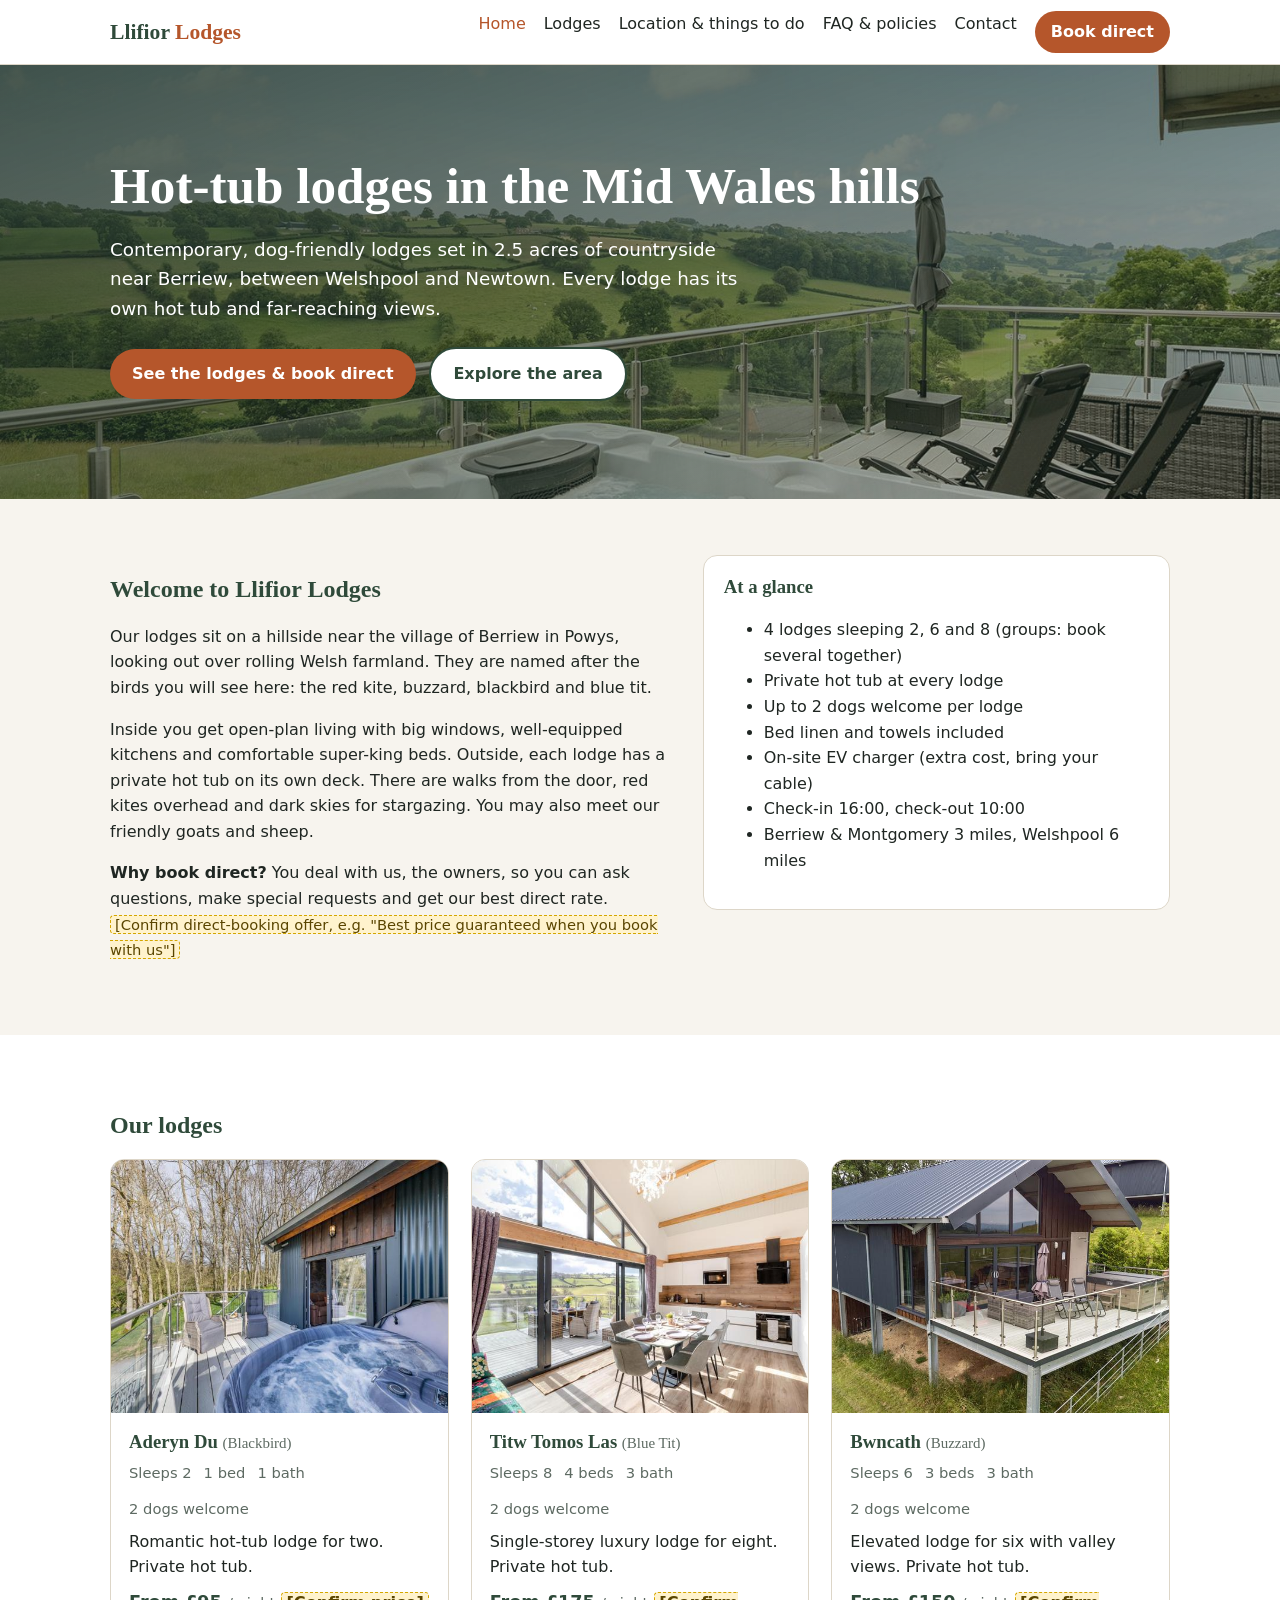
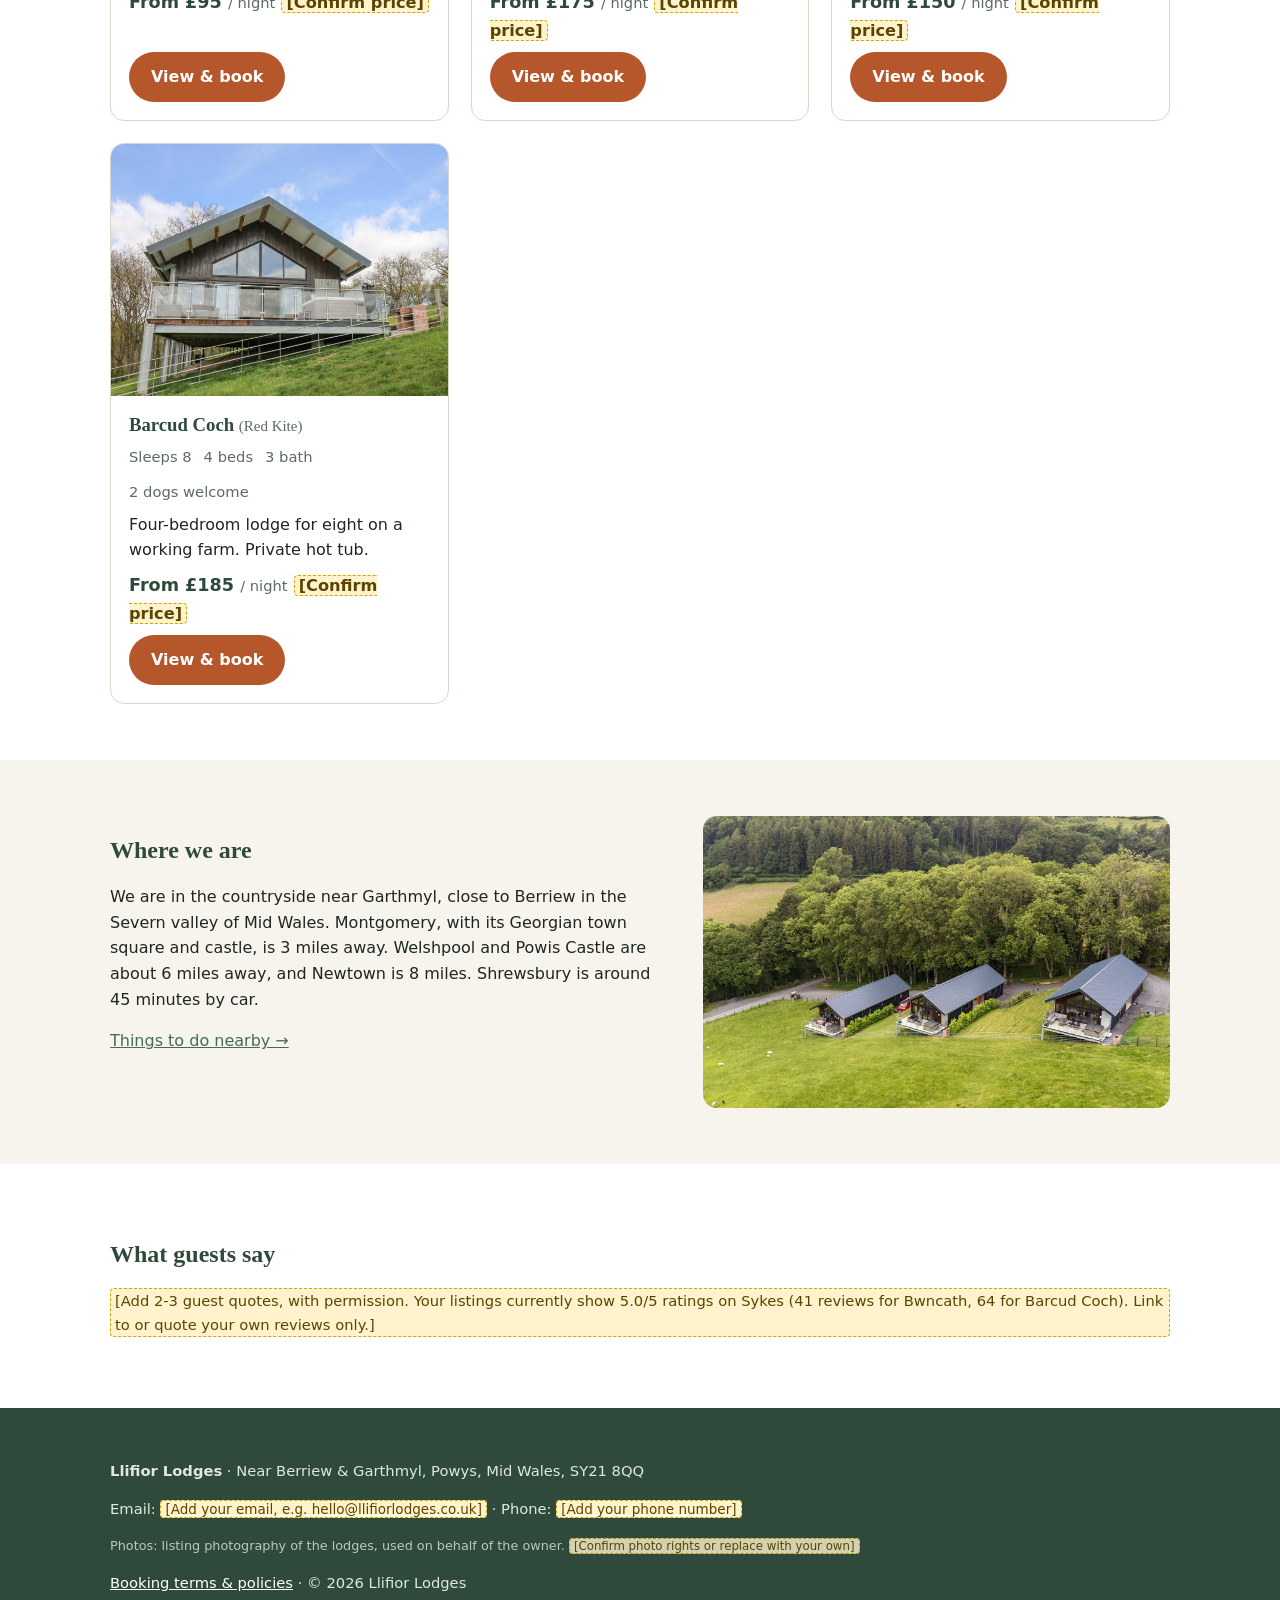
<file: index.html>
<!doctype html>
<html lang="en-GB">
<head>
<meta charset="utf-8">
<meta name="viewport" content="width=device-width, initial-scale=1">
<title>Llifior Lodges | Hot tub lodges near Berriew, Mid Wales</title>
<meta name="description" content="Book direct: contemporary hot-tub lodges in 2.5 acres of Mid Wales countryside near Berriew, Welshpool and Montgomery. Dogs welcome.">
<link rel="stylesheet" href="css/style.css">
<link rel="icon" href="data:image/svg+xml,%3Csvg xmlns='http://www.w3.org/2000/svg' viewBox='0 0 100 100'%3E%3Ctext y='.9em' font-size='90'%3E%F0%9F%8C%B2%3C/text%3E%3C/svg%3E">
<script src="js/common.js" defer></script>
</head>
<body data-autoload>
<header class="site"><div class="wrap">
<a class="logo" href="index.html">Llifior <span>Lodges</span></a>
<button class="menu-btn" aria-expanded="false" aria-label="Menu">&#9776; Menu</button>
<nav><ul><li><a href="index.html" class="active">Home</a></li><li><a href="lodges.html">Lodges</a></li><li><a href="location.html">Location & things to do</a></li><li><a href="faq.html">FAQ & policies</a></li><li><a href="contact.html">Contact</a></li><li><a class="btn" style="padding:8px 16px;color:#fff" href="lodges.html">Book direct</a></li></ul></nav>
</div></header>
<main>
<section class="hero"><div class="wrap">
<h1>Hot-tub lodges in the Mid Wales hills</h1>
<p>Contemporary, dog-friendly lodges set in 2.5 acres of countryside near Berriew, between Welshpool and Newtown. Every lodge has its own hot tub and far-reaching views.</p>
<p style="margin-top:24px"><a class="btn" href="lodges.html">See the lodges &amp; book direct</a> <a class="btn secondary" href="location.html" style="margin-left:8px">Explore the area</a></p>
</div></section>
<section><div class="wrap two">
<div>
<h2>Welcome to Llifior Lodges</h2>
<p>Our lodges sit on a hillside near the village of Berriew in Powys, looking out over rolling Welsh farmland. They are named after the birds you will see here: the red kite, buzzard, blackbird and blue tit.</p>
<p>Inside you get open-plan living with big windows, well-equipped kitchens and comfortable super-king beds. Outside, each lodge has a private hot tub on its own deck. There are walks from the door, red kites overhead and dark skies for stargazing. You may also meet our friendly goats and sheep.</p>
<p><strong>Why book direct?</strong> You deal with us, the owners, so you can ask questions, make special requests and get our best direct rate. <span class="placeholder">[Confirm direct-booking offer, e.g. "Best price guaranteed when you book with us"]</span></p>
</div>
<div class="panel">
<h3 style="margin-top:0">At a glance</h3>
<ul>
<li>4 lodges sleeping 2, 6 and 8 (groups: book several together)</li>
<li>Private hot tub at every lodge</li>
<li>Up to 2 dogs welcome per lodge</li>
<li>Bed linen and towels included</li>
<li>On-site EV charger (extra cost, bring your cable)</li>
<li>Check-in 16:00, check-out 10:00</li>
<li>Berriew &amp; Montgomery 3 miles, Welshpool 6 miles</li>
</ul>
</div>
</div></section>
<section class="alt"><div class="wrap">
<h2>Our lodges</h2>
<div class="grid" id="lodge-grid"><p>Loading lodges…</p></div>
</div></section>
<section><div class="wrap two">
<div><h2>Where we are</h2>
<p>We are in the countryside near Garthmyl, close to Berriew in the Severn valley of Mid Wales. Montgomery, with its Georgian town square and castle, is 3 miles away. Welshpool and Powis Castle are about 6 miles away, and Newtown is 8 miles. Shrewsbury is around 45 minutes by car.</p>
<p><a href="location.html">Things to do nearby &rarr;</a></p></div>
<img class="img-cover" src="images/aerial.jpg" alt="Aerial view of lodges on the hillside" loading="lazy">
</div></section>
<section class="alt"><div class="wrap">
<h2>What guests say</h2>
<p class="placeholder">[Add 2-3 guest quotes, with permission. Your listings currently show 5.0/5 ratings on Sykes (41 reviews for Bwncath, 64 for Barcud Coch). Link to or quote your own reviews only.]</p>
</div></section>
</main>
<footer class="site"><div class="wrap">
<p><strong>Llifior Lodges</strong> &middot; Near Berriew &amp; Garthmyl, Powys, Mid Wales, SY21 8QQ</p>
<p>Email: <a data-cfg="contactEmail" href="contact.html">[Add your email]</a> &middot; Phone: <a data-cfg="contactPhone" href="contact.html">[Add your phone]</a></p>
<p style="font-size:.8rem;opacity:.8">Photos: listing photography of the lodges, used on behalf of the owner. <span class="placeholder">[Confirm photo rights or replace with your own]</span></p>
<p><a href="faq.html">Booking terms &amp; policies</a> &middot; &copy; <span id="year"></span> Llifior Lodges</p>
</div></footer>
</body>
</html>
</file>
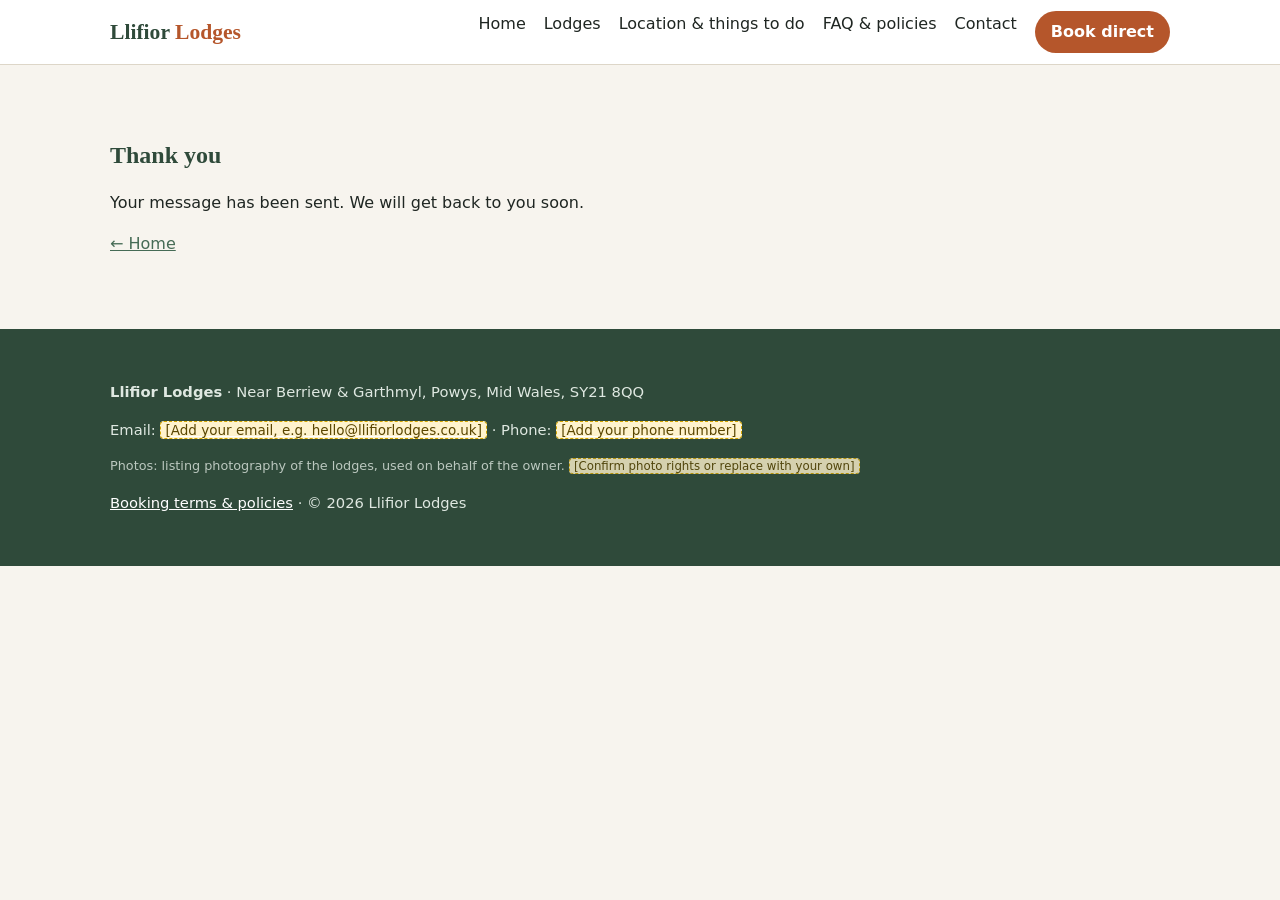
<file: confirmation-contact.html>
<!doctype html>
<html lang="en-GB">
<head>
<meta charset="utf-8">
<meta name="viewport" content="width=device-width, initial-scale=1">
<title>Message sent | Llifior Lodges</title>
<meta name="description" content="Thanks for your message.">
<link rel="stylesheet" href="css/style.css">
<link rel="icon" href="data:image/svg+xml,%3Csvg xmlns='http://www.w3.org/2000/svg' viewBox='0 0 100 100'%3E%3Ctext y='.9em' font-size='90'%3E%F0%9F%8C%B2%3C/text%3E%3C/svg%3E">
<script src="js/common.js" defer></script>
</head>
<body data-autoload>
<header class="site"><div class="wrap">
<a class="logo" href="index.html">Llifior <span>Lodges</span></a>
<button class="menu-btn" aria-expanded="false" aria-label="Menu">&#9776; Menu</button>
<nav><ul><li><a href="index.html">Home</a></li><li><a href="lodges.html">Lodges</a></li><li><a href="location.html">Location & things to do</a></li><li><a href="faq.html">FAQ & policies</a></li><li><a href="contact.html">Contact</a></li><li><a class="btn" style="padding:8px 16px;color:#fff" href="lodges.html">Book direct</a></li></ul></nav>
</div></header>
<main>
<section><div class="wrap"><h1>Thank you</h1><p>Your message has been sent. We will get back to you soon.</p><p><a href="index.html">&larr; Home</a></p></div></section>
</main>
<footer class="site"><div class="wrap">
<p><strong>Llifior Lodges</strong> &middot; Near Berriew &amp; Garthmyl, Powys, Mid Wales, SY21 8QQ</p>
<p>Email: <a data-cfg="contactEmail" href="contact.html">[Add your email]</a> &middot; Phone: <a data-cfg="contactPhone" href="contact.html">[Add your phone]</a></p>
<p style="font-size:.8rem;opacity:.8">Photos: listing photography of the lodges, used on behalf of the owner. <span class="placeholder">[Confirm photo rights or replace with your own]</span></p>
<p><a href="faq.html">Booking terms &amp; policies</a> &middot; &copy; <span id="year"></span> Llifior Lodges</p>
</div></footer>
</body>
</html>
</file>
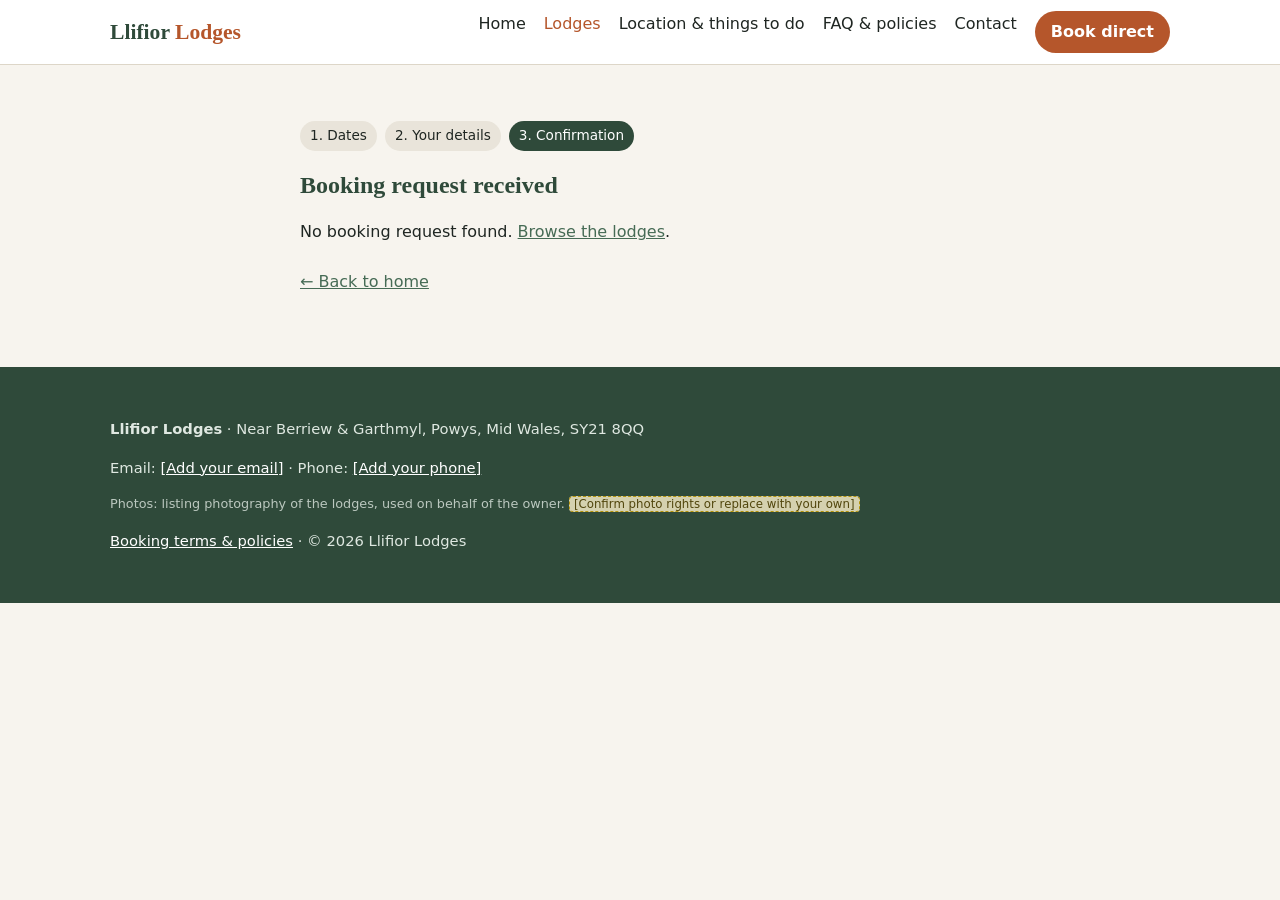
<file: confirmation.html>
<!doctype html>
<html lang="en-GB">
<head>
<meta charset="utf-8">
<meta name="viewport" content="width=device-width, initial-scale=1">
<title>Booking request received | Llifior Lodges</title>
<meta name="description" content="Your booking request.">
<link rel="stylesheet" href="css/style.css">
<link rel="icon" href="data:image/svg+xml,%3Csvg xmlns='http://www.w3.org/2000/svg' viewBox='0 0 100 100'%3E%3Ctext y='.9em' font-size='90'%3E%F0%9F%8C%B2%3C/text%3E%3C/svg%3E">
<script src="js/common.js" defer></script><script src="js/confirmation.js" defer></script>
</head>
<body>
<header class="site"><div class="wrap">
<a class="logo" href="index.html">Llifior <span>Lodges</span></a>
<button class="menu-btn" aria-expanded="false" aria-label="Menu">&#9776; Menu</button>
<nav><ul><li><a href="index.html">Home</a></li><li><a href="lodges.html" class="active">Lodges</a></li><li><a href="location.html">Location & things to do</a></li><li><a href="faq.html">FAQ & policies</a></li><li><a href="contact.html">Contact</a></li><li><a class="btn" style="padding:8px 16px;color:#fff" href="lodges.html">Book direct</a></li></ul></nav>
</div></header>
<main>
<section><div class="wrap" style="max-width:720px">
<div class="steps"><span>1. Dates</span><span>2. Your details</span><span class="on">3. Confirmation</span></div>
<h1>Booking request received</h1>
<div id="conf"><p>Loading…</p></div>
<p style="margin-top:24px"><a href="index.html">&larr; Back to home</a></p>
</div></section>
</main>
<footer class="site"><div class="wrap">
<p><strong>Llifior Lodges</strong> &middot; Near Berriew &amp; Garthmyl, Powys, Mid Wales, SY21 8QQ</p>
<p>Email: <a data-cfg="contactEmail" href="contact.html">[Add your email]</a> &middot; Phone: <a data-cfg="contactPhone" href="contact.html">[Add your phone]</a></p>
<p style="font-size:.8rem;opacity:.8">Photos: listing photography of the lodges, used on behalf of the owner. <span class="placeholder">[Confirm photo rights or replace with your own]</span></p>
<p><a href="faq.html">Booking terms &amp; policies</a> &middot; &copy; <span id="year"></span> Llifior Lodges</p>
</div></footer>
</body>
</html>
</file>
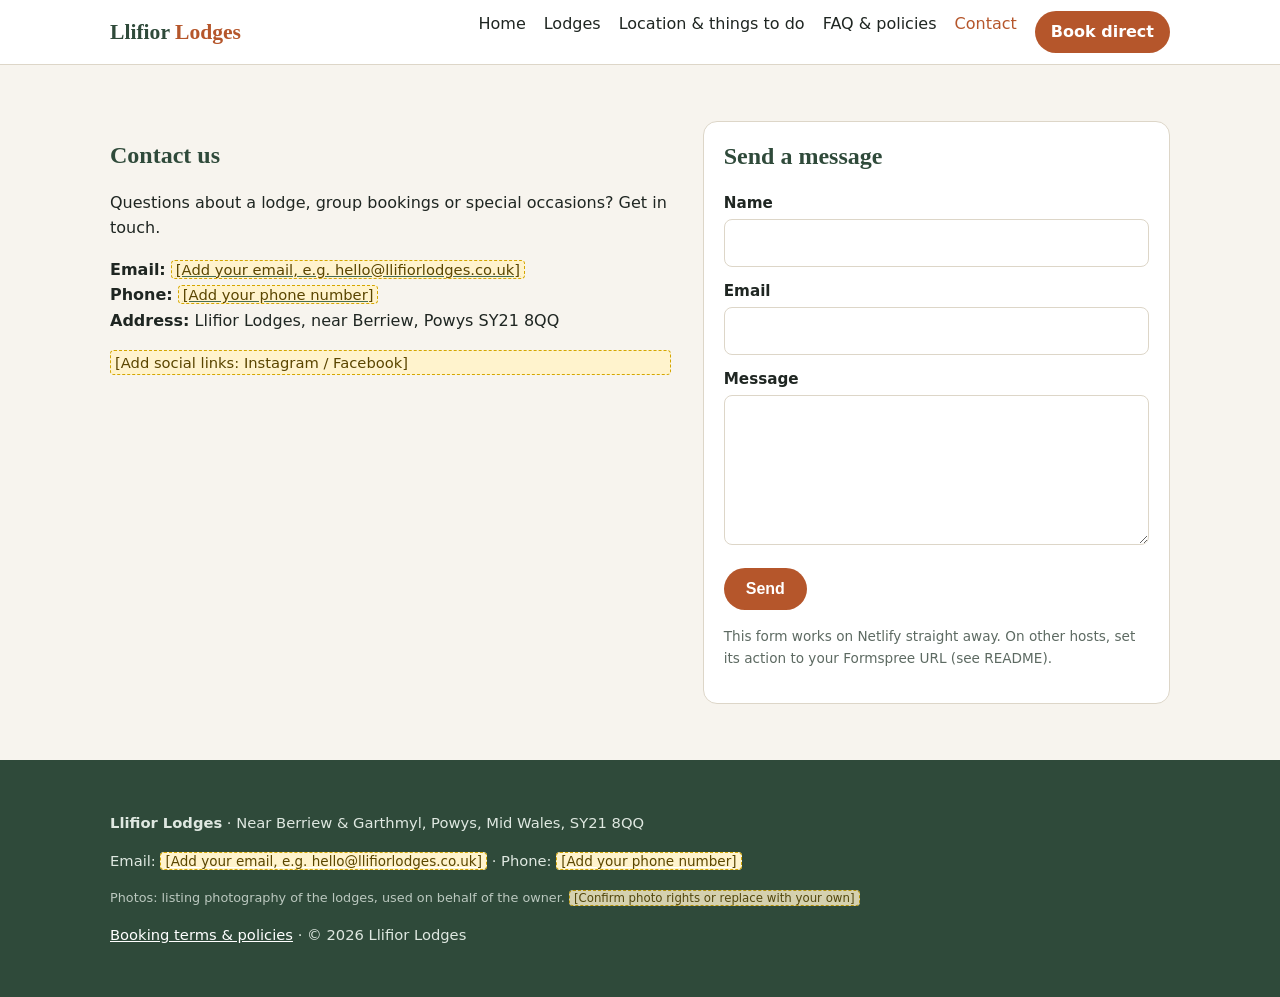
<file: contact.html>
<!doctype html>
<html lang="en-GB">
<head>
<meta charset="utf-8">
<meta name="viewport" content="width=device-width, initial-scale=1">
<title>Contact | Llifior Lodges</title>
<meta name="description" content="Contact Llifior Lodges near Berriew, Powys.">
<link rel="stylesheet" href="css/style.css">
<link rel="icon" href="data:image/svg+xml,%3Csvg xmlns='http://www.w3.org/2000/svg' viewBox='0 0 100 100'%3E%3Ctext y='.9em' font-size='90'%3E%F0%9F%8C%B2%3C/text%3E%3C/svg%3E">
<script src="js/common.js" defer></script>
</head>
<body data-autoload>
<header class="site"><div class="wrap">
<a class="logo" href="index.html">Llifior <span>Lodges</span></a>
<button class="menu-btn" aria-expanded="false" aria-label="Menu">&#9776; Menu</button>
<nav><ul><li><a href="index.html">Home</a></li><li><a href="lodges.html">Lodges</a></li><li><a href="location.html">Location & things to do</a></li><li><a href="faq.html">FAQ & policies</a></li><li><a href="contact.html" class="active">Contact</a></li><li><a class="btn" style="padding:8px 16px;color:#fff" href="lodges.html">Book direct</a></li></ul></nav>
</div></header>
<main>
<section><div class="wrap two">
<div>
<h1>Contact us</h1>
<p>Questions about a lodge, group bookings or special occasions? Get in touch.</p>
<p><strong>Email:</strong> <a data-cfg="contactEmail" href="#">[Add your email]</a><br>
<strong>Phone:</strong> <a data-cfg="contactPhone" href="#">[Add your phone]</a><br>
<strong>Address:</strong> Llifior Lodges, near Berriew, Powys SY21 8QQ</p>
<p class="placeholder">[Add social links: Instagram / Facebook]</p>
</div>
<div class="panel">
<h2 style="margin-top:0">Send a message</h2>
<form name="contact" method="POST" data-netlify="true" netlify-honeypot="bot-field" action="confirmation-contact.html">
<input type="hidden" name="form-name" value="contact">
<p class="sr"><label>Leave empty <input name="bot-field"></label></p>
<label for="c-name">Name</label><input id="c-name" name="name" required>
<label for="c-email">Email</label><input id="c-email" name="email" type="email" required>
<label for="c-msg">Message</label><textarea id="c-msg" name="message" rows="5" required></textarea>
<p><button class="btn" type="submit">Send</button></p>
<p style="font-size:.85rem;color:var(--muted)">This form works on Netlify straight away. On other hosts, set its action to your Formspree URL (see README).</p>
</form>
</div>
</div></section>
</main>
<footer class="site"><div class="wrap">
<p><strong>Llifior Lodges</strong> &middot; Near Berriew &amp; Garthmyl, Powys, Mid Wales, SY21 8QQ</p>
<p>Email: <a data-cfg="contactEmail" href="contact.html">[Add your email]</a> &middot; Phone: <a data-cfg="contactPhone" href="contact.html">[Add your phone]</a></p>
<p style="font-size:.8rem;opacity:.8">Photos: listing photography of the lodges, used on behalf of the owner. <span class="placeholder">[Confirm photo rights or replace with your own]</span></p>
<p><a href="faq.html">Booking terms &amp; policies</a> &middot; &copy; <span id="year"></span> Llifior Lodges</p>
</div></footer>
</body>
</html>
</file>
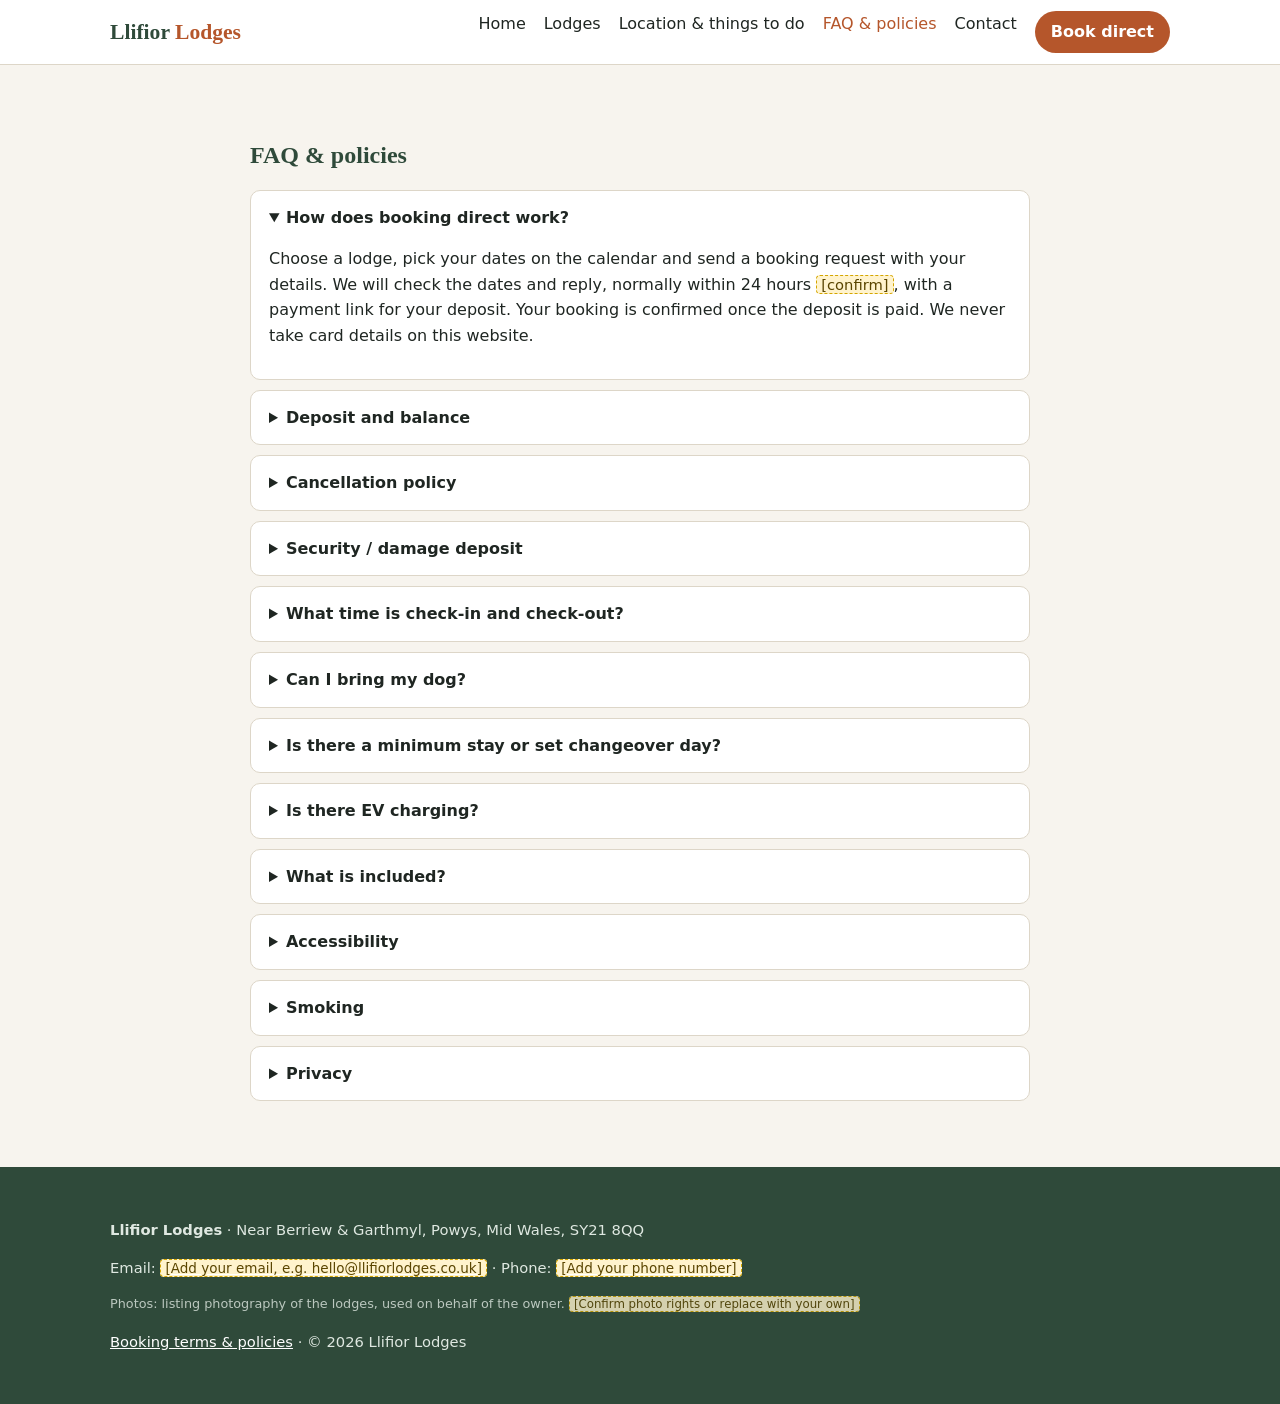
<file: faq.html>
<!doctype html>
<html lang="en-GB">
<head>
<meta charset="utf-8">
<meta name="viewport" content="width=device-width, initial-scale=1">
<title>FAQ & booking policies | Llifior Lodges</title>
<meta name="description" content="Frequently asked questions and booking terms for Llifior Lodges.">
<link rel="stylesheet" href="css/style.css">
<link rel="icon" href="data:image/svg+xml,%3Csvg xmlns='http://www.w3.org/2000/svg' viewBox='0 0 100 100'%3E%3Ctext y='.9em' font-size='90'%3E%F0%9F%8C%B2%3C/text%3E%3C/svg%3E">
<script src="js/common.js" defer></script>
</head>
<body data-autoload>
<header class="site"><div class="wrap">
<a class="logo" href="index.html">Llifior <span>Lodges</span></a>
<button class="menu-btn" aria-expanded="false" aria-label="Menu">&#9776; Menu</button>
<nav><ul><li><a href="index.html">Home</a></li><li><a href="lodges.html">Lodges</a></li><li><a href="location.html">Location & things to do</a></li><li><a href="faq.html" class="active">FAQ & policies</a></li><li><a href="contact.html">Contact</a></li><li><a class="btn" style="padding:8px 16px;color:#fff" href="lodges.html">Book direct</a></li></ul></nav>
</div></header>
<main>
<section><div class="wrap" style="max-width:820px">
<h1>FAQ &amp; policies</h1>
<details open><summary>How does booking direct work?</summary><p>Choose a lodge, pick your dates on the calendar and send a booking request with your details. We will check the dates and reply, normally within 24 hours <span class="placeholder">[confirm]</span>, with a payment link for your deposit. Your booking is confirmed once the deposit is paid. We never take card details on this website.</p></details>
<details><summary>Deposit and balance</summary><p><span class="placeholder">[Confirm: e.g. 25% deposit to secure; balance due 6 weeks before arrival; bookings within 6 weeks paid in full.]</span></p></details>
<details><summary>Cancellation policy</summary><p><span class="placeholder">[Add your cancellation policy. We recommend guests take out travel insurance.]</span></p></details>
<details><summary>Security / damage deposit</summary><p><span class="placeholder">[Confirm whether you take a refundable damage deposit and how much. Your current agency listings use a £200 "good housekeeping" bond.]</span></p></details>
<details><summary>What time is check-in and check-out?</summary><p>Check-in is from 16:00 and check-out is by 10:00.</p></details>
<details><summary>Can I bring my dog?</summary><p>Yes, up to two well-behaved dogs per lodge. There is a pet fee per dog <span class="placeholder">[confirm amount, currently set to £25 per dog per stay]</span>. Some lodges have an enclosed garden or a dog paddock.</p></details>
<details><summary>Is there a minimum stay or set changeover day?</summary><p>Minimum stays and arrival days vary by lodge and season, and the calendar only lets you pick valid dates. <span class="placeholder">[Confirm minimum stays and changeover days per lodge]</span></p></details>
<details><summary>Is there EV charging?</summary><p>Yes. There is a communal 7 kW charger on site, available at extra cost. Please bring your own charging cable.</p></details>
<details><summary>What is included?</summary><p>Bed linen, towels, WiFi, heating and electricity, and use of your lodge's private hot tub. A travel cot and highchair are available on request.</p></details>
<details><summary>Accessibility</summary><p>Several lodges are single-storey. Bwncath has ramp access. The drive is single-track with a steep gravel incline. <span class="placeholder">[Add more detail]</span></p></details>
<details><summary>Smoking</summary><p>All lodges are non-smoking.</p></details>
<details><summary>Privacy</summary><p>We only use your details to handle your booking. <span class="placeholder">[Add privacy notice: who you are, what you store, how long, and how guests can contact you. Required under UK GDPR.]</span></p></details>
</div></section>
</main>
<footer class="site"><div class="wrap">
<p><strong>Llifior Lodges</strong> &middot; Near Berriew &amp; Garthmyl, Powys, Mid Wales, SY21 8QQ</p>
<p>Email: <a data-cfg="contactEmail" href="contact.html">[Add your email]</a> &middot; Phone: <a data-cfg="contactPhone" href="contact.html">[Add your phone]</a></p>
<p style="font-size:.8rem;opacity:.8">Photos: listing photography of the lodges, used on behalf of the owner. <span class="placeholder">[Confirm photo rights or replace with your own]</span></p>
<p><a href="faq.html">Booking terms &amp; policies</a> &middot; &copy; <span id="year"></span> Llifior Lodges</p>
</div></footer>
</body>
</html>
</file>
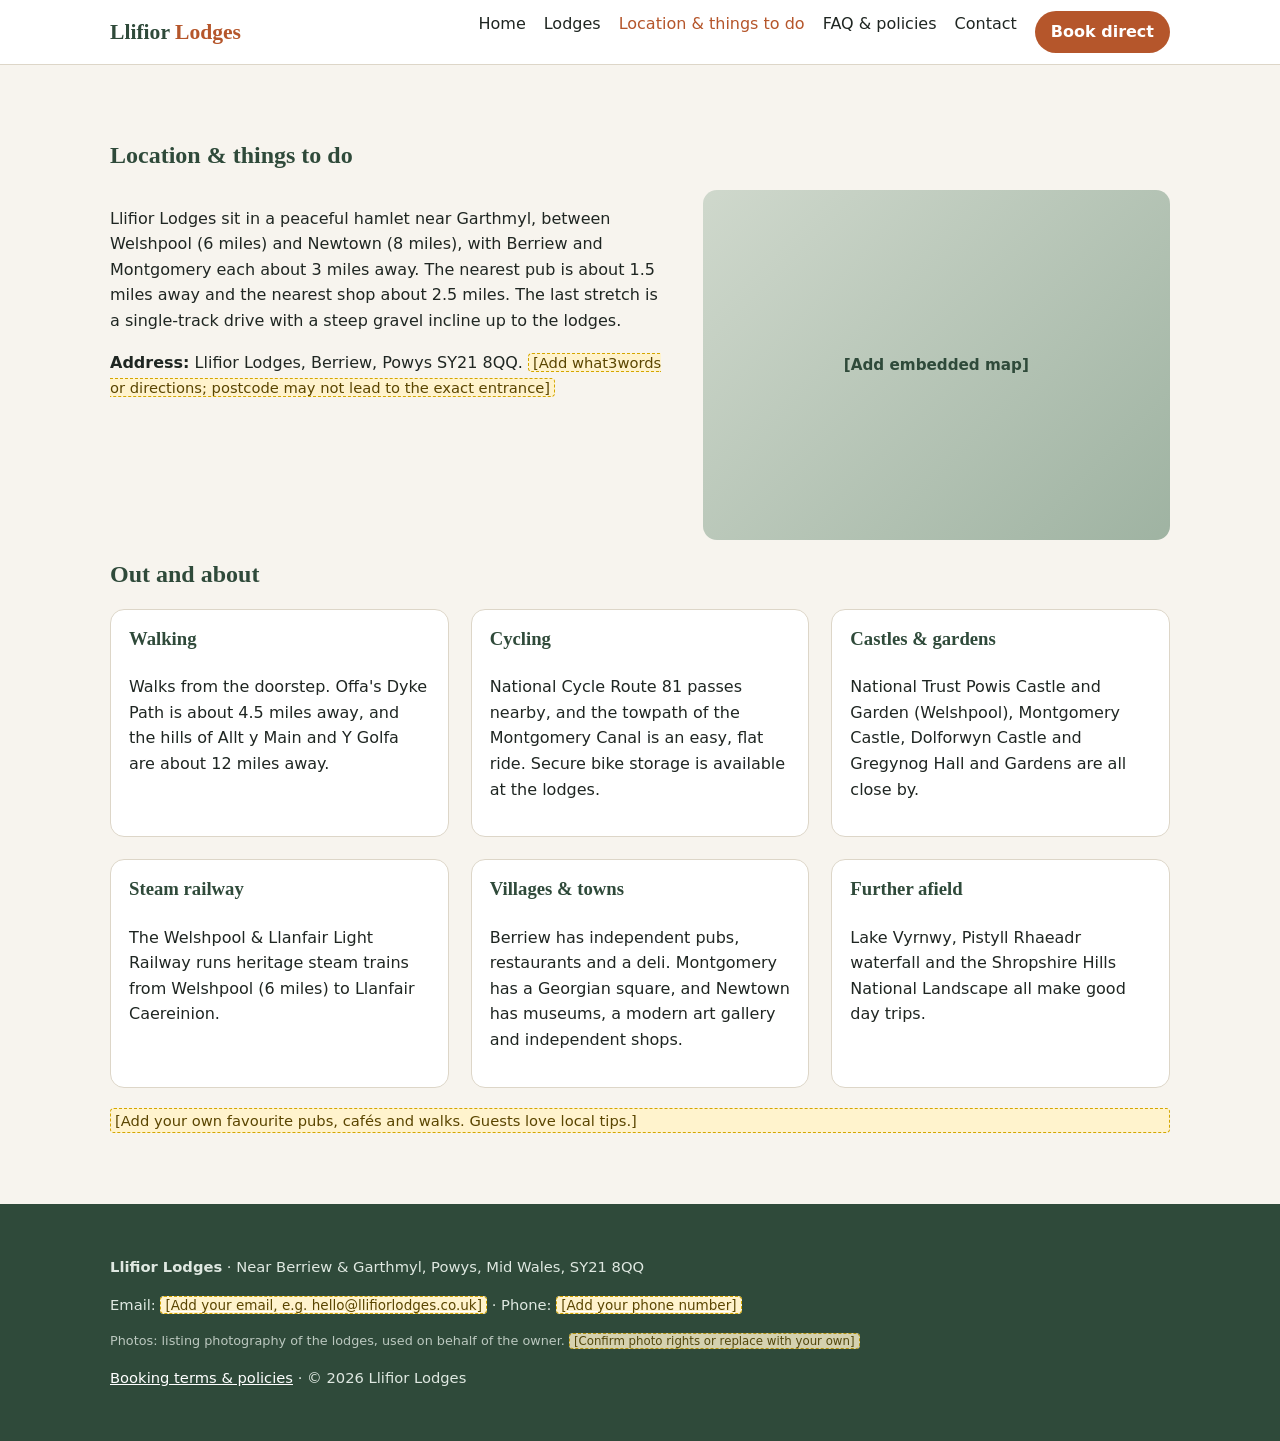
<file: location.html>
<!doctype html>
<html lang="en-GB">
<head>
<meta charset="utf-8">
<meta name="viewport" content="width=device-width, initial-scale=1">
<title>Location & things to do | Llifior Lodges</title>
<meta name="description" content="Things to do near Berriew, Montgomery and Welshpool in Mid Wales.">
<link rel="stylesheet" href="css/style.css">
<link rel="icon" href="data:image/svg+xml,%3Csvg xmlns='http://www.w3.org/2000/svg' viewBox='0 0 100 100'%3E%3Ctext y='.9em' font-size='90'%3E%F0%9F%8C%B2%3C/text%3E%3C/svg%3E">
<script src="js/common.js" defer></script>
</head>
<body data-autoload>
<header class="site"><div class="wrap">
<a class="logo" href="index.html">Llifior <span>Lodges</span></a>
<button class="menu-btn" aria-expanded="false" aria-label="Menu">&#9776; Menu</button>
<nav><ul><li><a href="index.html">Home</a></li><li><a href="lodges.html">Lodges</a></li><li><a href="location.html" class="active">Location & things to do</a></li><li><a href="faq.html">FAQ & policies</a></li><li><a href="contact.html">Contact</a></li><li><a class="btn" style="padding:8px 16px;color:#fff" href="lodges.html">Book direct</a></li></ul></nav>
</div></header>
<main>
<section><div class="wrap">
<h1>Location &amp; things to do</h1>
<div class="two">
<div>
<p>Llifior Lodges sit in a peaceful hamlet near Garthmyl, between Welshpool (6 miles) and Newtown (8 miles), with Berriew and Montgomery each about 3 miles away. The nearest pub is about 1.5 miles away and the nearest shop about 2.5 miles. The last stretch is a single-track drive with a steep gravel incline up to the lodges.</p>
<p><strong>Address:</strong> Llifior Lodges, Berriew, Powys SY21 8QQ. <span class="placeholder">[Add what3words or directions; postcode may not lead to the exact entrance]</span></p>
</div>
<div class="photo big" style="aspect-ratio:4/3">[Add embedded map]</div>
</div>
<h2>Out and about</h2>
<div class="grid">
<div class="card"><div class="body"><h3>Walking</h3><p>Walks from the doorstep. Offa's Dyke Path is about 4.5 miles away, and the hills of Allt y Main and Y Golfa are about 12 miles away.</p></div></div>
<div class="card"><div class="body"><h3>Cycling</h3><p>National Cycle Route 81 passes nearby, and the towpath of the Montgomery Canal is an easy, flat ride. Secure bike storage is available at the lodges.</p></div></div>
<div class="card"><div class="body"><h3>Castles &amp; gardens</h3><p>National Trust Powis Castle and Garden (Welshpool), Montgomery Castle, Dolforwyn Castle and Gregynog Hall and Gardens are all close by.</p></div></div>
<div class="card"><div class="body"><h3>Steam railway</h3><p>The Welshpool &amp; Llanfair Light Railway runs heritage steam trains from Welshpool (6 miles) to Llanfair Caereinion.</p></div></div>
<div class="card"><div class="body"><h3>Villages &amp; towns</h3><p>Berriew has independent pubs, restaurants and a deli. Montgomery has a Georgian square, and Newtown has museums, a modern art gallery and independent shops.</p></div></div>
<div class="card"><div class="body"><h3>Further afield</h3><p>Lake Vyrnwy, Pistyll Rhaeadr waterfall and the Shropshire Hills National Landscape all make good day trips.</p></div></div>
</div>
<p class="placeholder" style="margin-top:20px">[Add your own favourite pubs, cafés and walks. Guests love local tips.]</p>
</div></section>
</main>
<footer class="site"><div class="wrap">
<p><strong>Llifior Lodges</strong> &middot; Near Berriew &amp; Garthmyl, Powys, Mid Wales, SY21 8QQ</p>
<p>Email: <a data-cfg="contactEmail" href="contact.html">[Add your email]</a> &middot; Phone: <a data-cfg="contactPhone" href="contact.html">[Add your phone]</a></p>
<p style="font-size:.8rem;opacity:.8">Photos: listing photography of the lodges, used on behalf of the owner. <span class="placeholder">[Confirm photo rights or replace with your own]</span></p>
<p><a href="faq.html">Booking terms &amp; policies</a> &middot; &copy; <span id="year"></span> Llifior Lodges</p>
</div></footer>
</body>
</html>
</file>
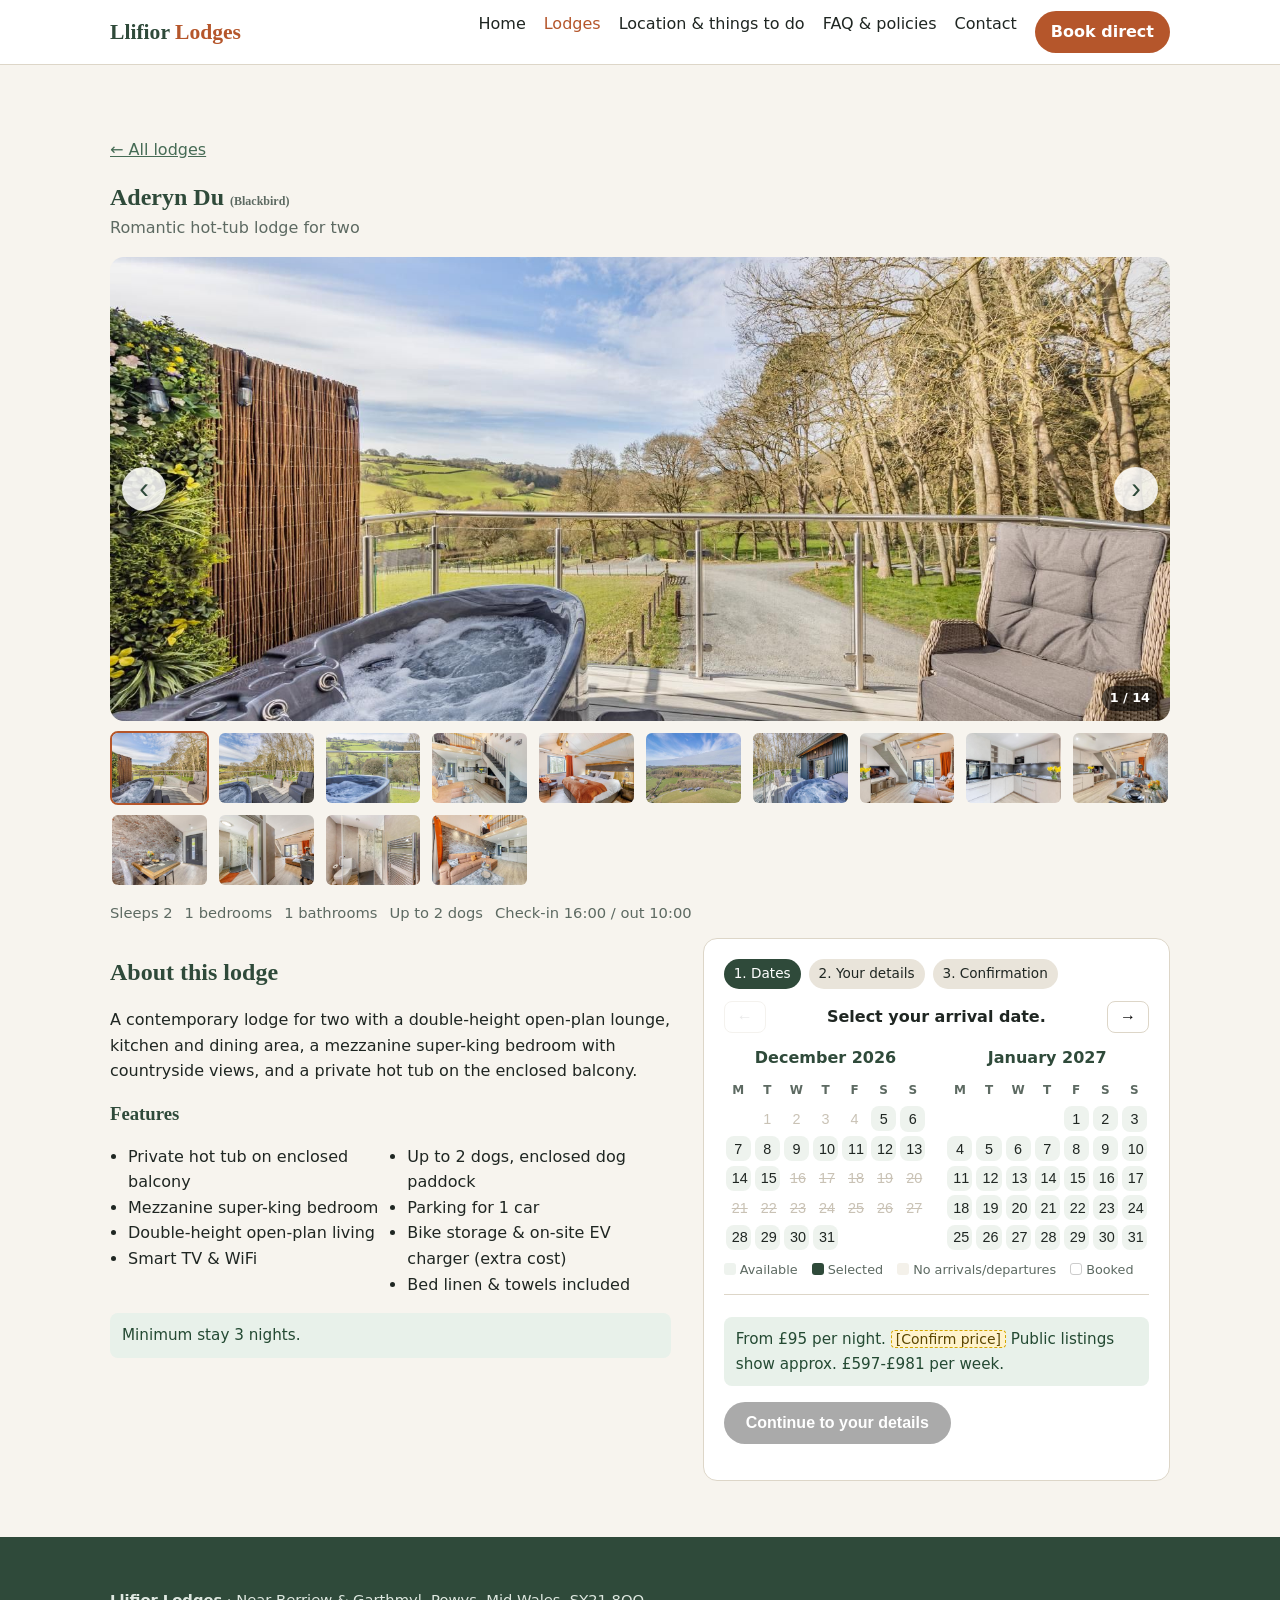
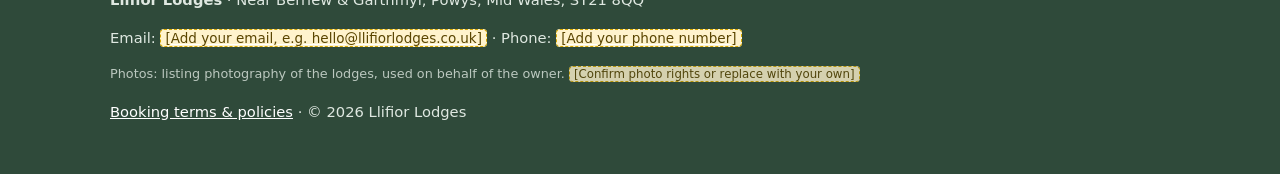
<file: lodge.html>
<!doctype html>
<html lang="en-GB">
<head>
<meta charset="utf-8">
<meta name="viewport" content="width=device-width, initial-scale=1">
<title>Lodge | Llifior Lodges</title>
<meta name="description" content="Lodge details, availability and direct booking.">
<link rel="stylesheet" href="css/style.css">
<link rel="icon" href="data:image/svg+xml,%3Csvg xmlns='http://www.w3.org/2000/svg' viewBox='0 0 100 100'%3E%3Ctext y='.9em' font-size='90'%3E%F0%9F%8C%B2%3C/text%3E%3C/svg%3E">
<script src="js/common.js" defer></script><script src="js/booking.js" defer></script>
</head>
<body>
<header class="site"><div class="wrap">
<a class="logo" href="index.html">Llifior <span>Lodges</span></a>
<button class="menu-btn" aria-expanded="false" aria-label="Menu">&#9776; Menu</button>
<nav><ul><li><a href="index.html">Home</a></li><li><a href="lodges.html" class="active">Lodges</a></li><li><a href="location.html">Location & things to do</a></li><li><a href="faq.html">FAQ & policies</a></li><li><a href="contact.html">Contact</a></li><li><a class="btn" style="padding:8px 16px;color:#fff" href="lodges.html">Book direct</a></li></ul></nav>
</div></header>
<main>
<section><div class="wrap">
<p><a href="lodges.html">&larr; All lodges</a></p>
<h1 style="margin-bottom:4px"><span id="l-name">Lodge</span> <small style="font-size:.5em;color:var(--muted)">(<span id="l-english"></span>)</small></h1>
<p id="l-tagline" style="margin-top:0;color:var(--muted)"></p>
<div class="photo big" id="l-photo">[Add lodge photos]</div>
<div class="gallery" id="l-gallery"></div>
<div class="meta" id="l-meta" style="margin:14px 0"></div>
<div class="two">
<div>
<h2>About this lodge</h2>
<p id="l-summary"></p>
<h3>Features</h3>
<ul class="features" id="l-features"></ul>
<p class="msg info" id="l-rules"></p>
</div>
<div class="panel" id="booking">
<div class="steps"><span class="on">1. Dates</span><span>2. Your details</span><span>3. Confirmation</span></div>
<div id="step-dates">
<div class="cal-head"><button type="button" id="cal-prev" aria-label="Previous months">&larr;</button><strong id="cal-hint">Select your arrival date.</strong><button type="button" id="cal-next" aria-label="Next months">&rarr;</button></div>
<div class="cal-months" id="cal-months"></div>
<div class="legend"><span><i style="background:#eef3ee"></i>Available</span><span><i style="background:var(--green)"></i>Selected</span><span><i style="background:#f4f1ea"></i>No arrivals/departures</span><span><i style="border:1px solid #ccc"></i>Booked</span></div>
<div class="summary" id="quote"></div>
<p><button class="btn" id="to-details" disabled>Continue to your details</button></p>
</div>
<div id="step-details" class="hidden">
<div class="summary" id="details-summary" style="margin-top:0;border:0;padding:0"></div>
<form id="booking-form" name="booking" method="POST" data-netlify="true" netlify-honeypot="bot-field" novalidate>
<input type="hidden" name="form-name" value="booking">
<p class="sr"><label>Leave empty <input name="bot-field" tabindex="-1" autocomplete="off"></label></p>
<!-- hidden fields so Netlify Forms keeps the values the script adds --><input type="hidden" name="reference"><input type="hidden" name="lodge"><input type="hidden" name="lodge_id"><input type="hidden" name="check_in"><input type="hidden" name="check_out"><input type="hidden" name="nights"><input type="hidden" name="price_accommodation"><input type="hidden" name="price_cleaning"><input type="hidden" name="price_pets"><input type="hidden" name="price_total"><input type="hidden" name="submitted_at"><input type="hidden" name="checkin" id="f-checkin"><input type="hidden" name="checkout" id="f-checkout">
<label for="f-name">Full name</label><input id="f-name" name="name" autocomplete="name" required>
<div class="row"><div><label for="f-email">Email</label><input id="f-email" name="email" type="email" autocomplete="email" required></div>
<div><label for="f-phone">Phone</label><input id="f-phone" name="phone" type="tel" autocomplete="tel" required></div></div>
<div class="row"><div><label for="f-guests">Guests</label><select id="f-guests" name="guests"></select></div>
<div><label for="f-pets">Dogs</label><select id="f-pets" name="pets"><option value="0">0</option></select></div></div>
<label for="f-message">Message (optional)</label><textarea id="f-message" name="message" rows="3" placeholder="Arrival time, special occasion, bed set-up (super-king or twins)…"></textarea>
<label class="check"><input type="checkbox" name="terms" value="accepted"> I have read the <a href="faq.html" target="_blank">booking terms</a>. I understand this is a booking request and my stay is confirmed once Llifior Lodges replies and my deposit is paid.</label>
<div class="msg err hidden" id="form-error" role="alert"></div>
<p style="display:flex;gap:10px;flex-wrap:wrap"><button type="button" class="btn secondary" id="back-dates">&larr; Change dates</button><button class="btn" id="submit-btn" type="submit">Send booking request</button></p>
<p style="font-size:.85rem;color:var(--muted)">No payment is taken on this website. We never ask for card details here.</p>
</form>
</div>
</div>
</div>
</div></section>
</main>
<footer class="site"><div class="wrap">
<p><strong>Llifior Lodges</strong> &middot; Near Berriew &amp; Garthmyl, Powys, Mid Wales, SY21 8QQ</p>
<p>Email: <a data-cfg="contactEmail" href="contact.html">[Add your email]</a> &middot; Phone: <a data-cfg="contactPhone" href="contact.html">[Add your phone]</a></p>
<p style="font-size:.8rem;opacity:.8">Photos: listing photography of the lodges, used on behalf of the owner. <span class="placeholder">[Confirm photo rights or replace with your own]</span></p>
<p><a href="faq.html">Booking terms &amp; policies</a> &middot; &copy; <span id="year"></span> Llifior Lodges</p>
</div></footer>
</body>
</html>
</file>
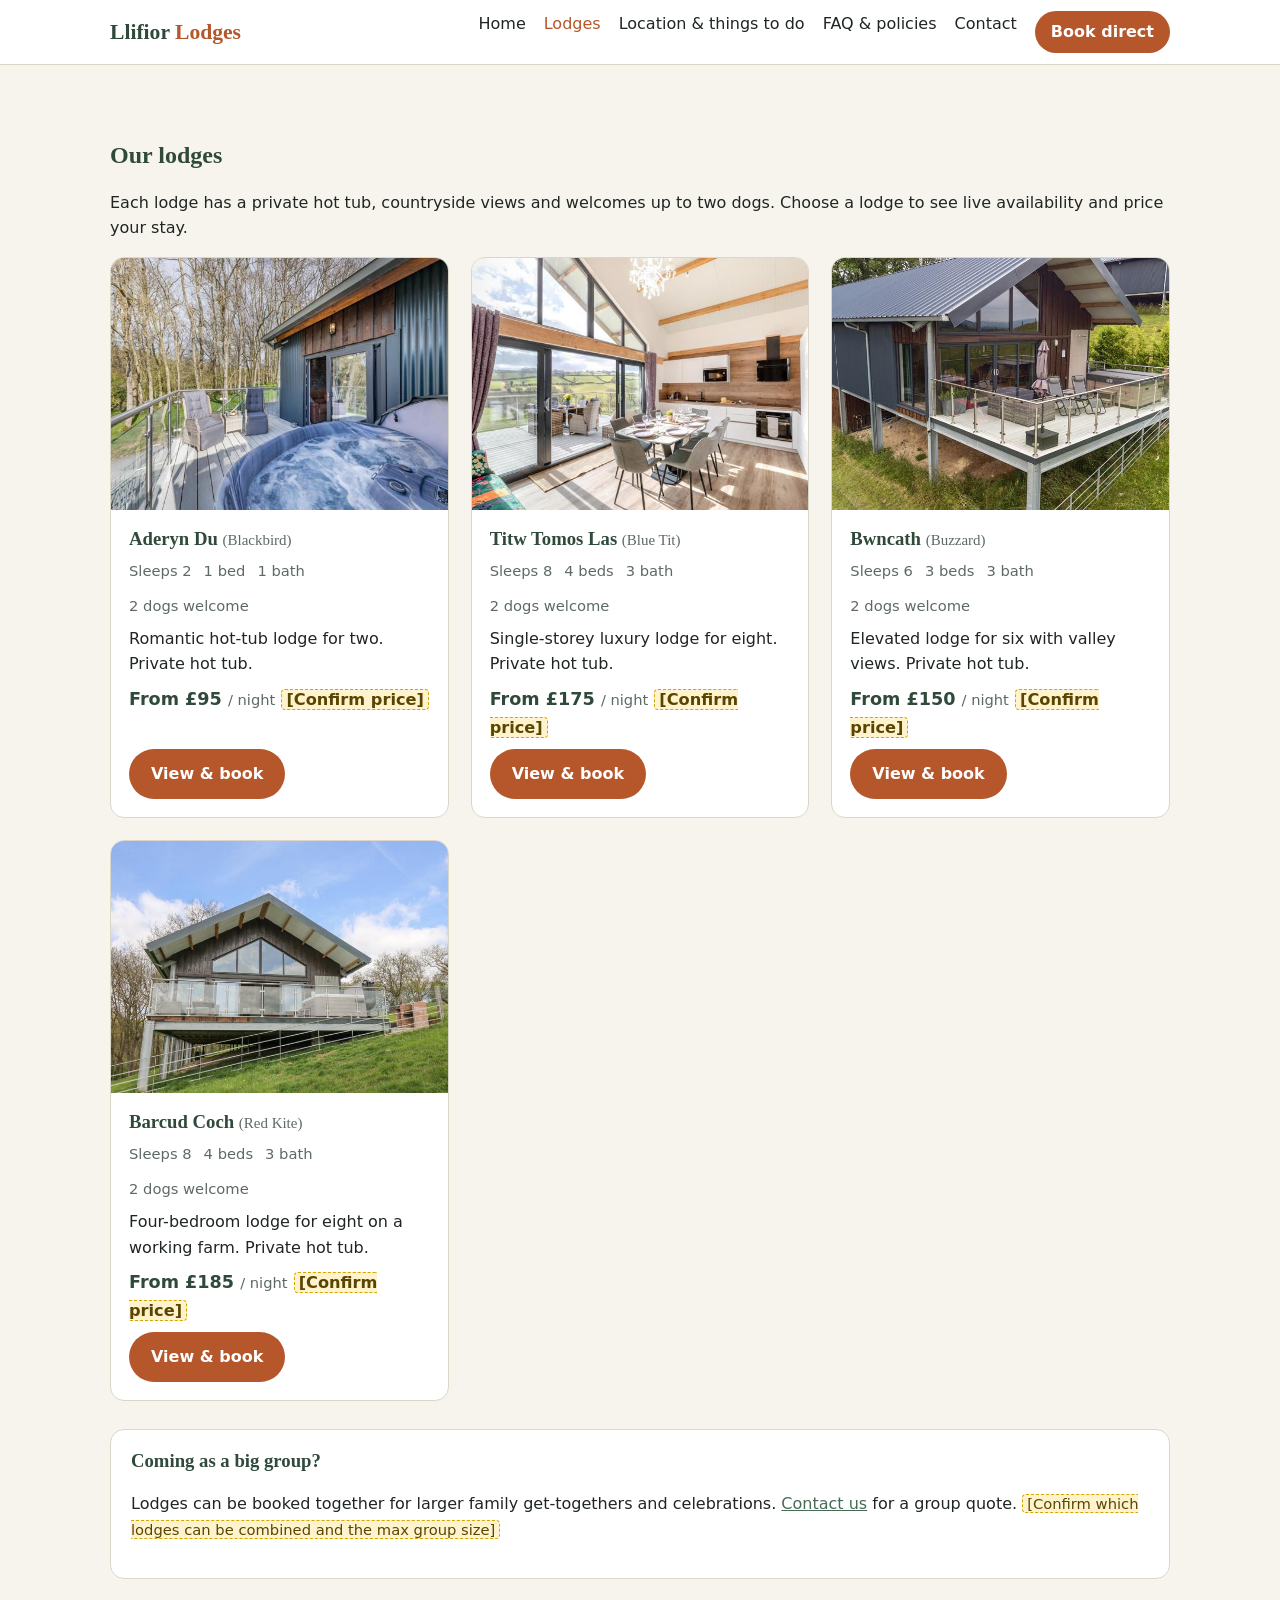
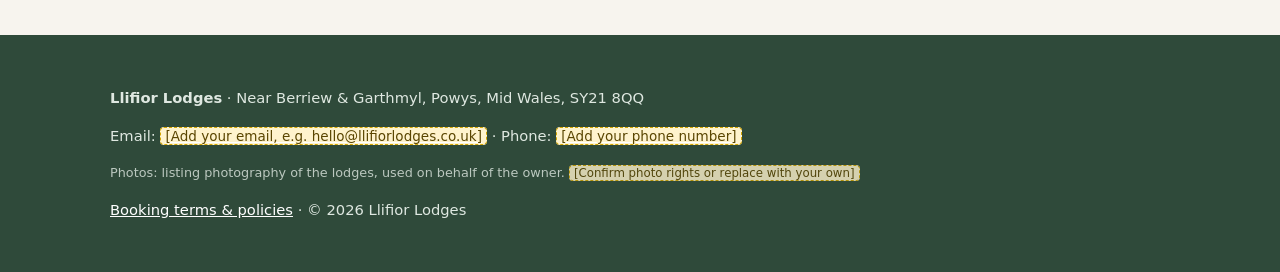
<file: lodges.html>
<!doctype html>
<html lang="en-GB">
<head>
<meta charset="utf-8">
<meta name="viewport" content="width=device-width, initial-scale=1">
<title>Our lodges | Llifior Lodges</title>
<meta name="description" content="Compare our hot-tub lodges near Berriew, Mid Wales, and book direct.">
<link rel="stylesheet" href="css/style.css">
<link rel="icon" href="data:image/svg+xml,%3Csvg xmlns='http://www.w3.org/2000/svg' viewBox='0 0 100 100'%3E%3Ctext y='.9em' font-size='90'%3E%F0%9F%8C%B2%3C/text%3E%3C/svg%3E">
<script src="js/common.js" defer></script>
</head>
<body data-autoload>
<header class="site"><div class="wrap">
<a class="logo" href="index.html">Llifior <span>Lodges</span></a>
<button class="menu-btn" aria-expanded="false" aria-label="Menu">&#9776; Menu</button>
<nav><ul><li><a href="index.html">Home</a></li><li><a href="lodges.html" class="active">Lodges</a></li><li><a href="location.html">Location & things to do</a></li><li><a href="faq.html">FAQ & policies</a></li><li><a href="contact.html">Contact</a></li><li><a class="btn" style="padding:8px 16px;color:#fff" href="lodges.html">Book direct</a></li></ul></nav>
</div></header>
<main>
<section><div class="wrap">
<h1>Our lodges</h1>
<p>Each lodge has a private hot tub, countryside views and welcomes up to two dogs. Choose a lodge to see live availability and price your stay.</p>
<div class="grid" id="lodge-grid"><p>Loading lodges…</p></div>
<div class="panel" style="margin-top:28px">
<h3 style="margin-top:0">Coming as a big group?</h3>
<p>Lodges can be booked together for larger family get-togethers and celebrations. <a href="contact.html">Contact us</a> for a group quote. <span class="placeholder">[Confirm which lodges can be combined and the max group size]</span></p>
</div>
</div></section>
</main>
<footer class="site"><div class="wrap">
<p><strong>Llifior Lodges</strong> &middot; Near Berriew &amp; Garthmyl, Powys, Mid Wales, SY21 8QQ</p>
<p>Email: <a data-cfg="contactEmail" href="contact.html">[Add your email]</a> &middot; Phone: <a data-cfg="contactPhone" href="contact.html">[Add your phone]</a></p>
<p style="font-size:.8rem;opacity:.8">Photos: listing photography of the lodges, used on behalf of the owner. <span class="placeholder">[Confirm photo rights or replace with your own]</span></p>
<p><a href="faq.html">Booking terms &amp; policies</a> &middot; &copy; <span id="year"></span> Llifior Lodges</p>
</div></footer>
</body>
</html>
</file>
<file: css/style.css>
:root{--green:#2f4a3a;--green2:#466b55;--cream:#f7f4ee;--ink:#1f2622;--muted:#5d6a62;--accent:#b5562b;--line:#ddd6c8;--ok:#2e7d4f;--bad:#c9c2b5;--radius:14px}
*{box-sizing:border-box}html{scroll-behavior:smooth;scroll-padding-top:80px}
body{margin:0;font-family:system-ui,-apple-system,"Segoe UI",Roboto,sans-serif;color:var(--ink);background:var(--cream);line-height:1.6}
h1,h2,h3{font-family:Georgia,"Times New Roman",serif;line-height:1.2;color:var(--green)}
a{color:var(--green2)}img{max-width:100%}
.wrap{max-width:1100px;margin:0 auto;padding:0 20px}
header.site{background:#fff;border-bottom:1px solid var(--line);position:sticky;top:0;z-index:10}
header.site .wrap{display:flex;align-items:center;justify-content:space-between;gap:12px;min-height:64px}
.logo{font-family:Georgia,serif;font-size:1.35rem;font-weight:bold;color:var(--green);text-decoration:none}
.logo span{color:var(--accent)}
nav ul{list-style:none;margin:0;padding:0;display:flex;gap:18px;flex-wrap:wrap}
nav a{text-decoration:none;color:var(--ink);font-weight:500}nav a.active,nav a:hover{color:var(--accent)}
.menu-btn{display:none;background:none;border:1px solid var(--line);border-radius:8px;padding:6px 10px;font-size:1rem}
@media(max-width:760px){.menu-btn{display:block}nav{display:none;width:100%}nav.open{display:block}header.site .wrap{flex-wrap:wrap}nav ul{flex-direction:column;gap:8px;padding:10px 0}}
.btn{display:inline-block;background:var(--accent);color:#fff;border:0;border-radius:999px;padding:12px 22px;font-weight:600;text-decoration:none;cursor:pointer;font-size:1rem}
.btn:hover{filter:brightness(1.08)}.btn.secondary{background:#fff;color:var(--green);border:2px solid var(--green)}
.btn:disabled{background:#aaa;cursor:not-allowed}
.hero{background:linear-gradient(160deg,rgba(47,74,58,.92),rgba(70,107,85,.75)),repeating-linear-gradient(45deg,#3c5c49 0 20px,#41634f 20px 40px);color:#fff;padding:90px 0 80px}
.hero h1{color:#fff;font-size:clamp(2rem,5vw,3.2rem);margin:0 0 12px}.hero p{font-size:1.15rem;max-width:640px}
.hero .ph-note{opacity:.75;font-size:.85rem;margin-top:24px}
section{padding:56px 0}section.alt{background:#fff}
.grid{display:grid;gap:22px;grid-template-columns:repeat(auto-fill,minmax(250px,1fr))}
.card{background:#fff;border:1px solid var(--line);border-radius:var(--radius);overflow:hidden;display:flex;flex-direction:column}
.card .body{padding:18px;flex:1;display:flex;flex-direction:column;gap:8px}.card h3{margin:0}
.photo{aspect-ratio:4/3;background:linear-gradient(135deg,#cfd8cc,#9fb3a2);display:flex;align-items:center;justify-content:center;color:#2f4a3a;font-weight:600;text-align:center;padding:10px;font-size:.95rem}
.photo.big{aspect-ratio:16/7;border-radius:var(--radius)}
.meta{display:flex;gap:12px;flex-wrap:wrap;color:var(--muted);font-size:.92rem}
.price{font-size:1.1rem;font-weight:700;color:var(--green)}.price small{font-weight:400;color:var(--muted)}
.placeholder{background:#fff3cd;color:#5a4500;border:1px dashed #d4a600;padding:0 4px;border-radius:4px;font-size:.92em}
ul.features{columns:2;padding-left:18px}@media(max-width:600px){ul.features{columns:1}}
.two{display:grid;grid-template-columns:1.2fr 1fr;gap:32px;align-items:start}@media(max-width:860px){.two{grid-template-columns:1fr}}
.panel{background:#fff;border:1px solid var(--line);border-radius:var(--radius);padding:20px}
.cal-head{display:flex;justify-content:space-between;align-items:center;margin-bottom:8px}
.cal-head button{background:#fff;border:1px solid var(--line);border-radius:8px;padding:6px 12px;cursor:pointer;font-size:1rem}
.cal-head button:disabled{opacity:.3;cursor:default}
.cal-months{display:grid;grid-template-columns:1fr 1fr;gap:18px}@media(max-width:560px){.cal-months{grid-template-columns:1fr}}
.cal h4{margin:4px 0 6px;text-align:center;font-family:inherit;color:var(--green)}
.cal table{width:100%;border-collapse:collapse;table-layout:fixed}
.cal th{font-size:.75rem;color:var(--muted);font-weight:600;padding:4px 0}
.cal td{padding:2px}
.cal td button{width:100%;aspect-ratio:1;border:0;border-radius:8px;background:#eef3ee;cursor:pointer;font-size:.9rem;color:var(--ink)}
.cal td button:hover:not(:disabled){outline:2px solid var(--green2)}
.cal td button:disabled{background:transparent;color:var(--bad);text-decoration:line-through;cursor:not-allowed}
.cal td button.past:disabled{text-decoration:none}
.cal td button.nochange{background:#f4f1ea;color:#999}
.cal td button.sel{background:var(--green);color:#fff}.cal td button.inrange{background:#bcd3c2}
.legend{display:flex;gap:14px;flex-wrap:wrap;font-size:.8rem;color:var(--muted);margin-top:8px}
.legend i{display:inline-block;width:12px;height:12px;border-radius:3px;margin-right:4px;vertical-align:-1px}
.summary{margin-top:14px;border-top:1px solid var(--line);padding-top:12px}
.summary table{width:100%}.summary td:last-child{text-align:right}.summary tr.total td{font-weight:700;border-top:1px solid var(--line);padding-top:6px}
.msg{padding:10px 12px;border-radius:8px;margin:10px 0;font-size:.95rem}.msg.err{background:#fde8e4;color:#8a2a12}.msg.info{background:#e8f1ea;color:#244a33}
form label{display:block;font-weight:600;margin:12px 0 4px;font-size:.95rem}
form input,form select,form textarea{width:100%;padding:10px 12px;border:1px solid var(--line);border-radius:8px;font:inherit;background:#fff}
form .row{display:grid;grid-template-columns:1fr 1fr;gap:12px}@media(max-width:500px){form .row{grid-template-columns:1fr}}
.check{display:flex;gap:8px;align-items:flex-start;font-weight:400}.check input{width:auto;margin-top:5px}
.steps{display:flex;gap:8px;margin-bottom:12px;font-size:.85rem;flex-wrap:wrap}.steps span{padding:4px 10px;border-radius:999px;background:#e9e4da}.steps span.on{background:var(--green);color:#fff}
details{background:#fff;border:1px solid var(--line);border-radius:10px;padding:14px 18px;margin-bottom:10px}summary{font-weight:600;cursor:pointer}
footer.site{background:var(--green);color:#dfe8e1;padding:36px 0;font-size:.92rem}footer.site a{color:#fff}
.ref{font-family:ui-monospace,monospace;font-size:1.6rem;background:#fff;border:2px dashed var(--green);padding:8px 16px;border-radius:10px;display:inline-block;letter-spacing:1px}
.hidden{display:none!important}
.sr{position:absolute;left:-9999px}

.card-img{display:block;width:100%;aspect-ratio:4/3;object-fit:cover}
.photo.has-img{position:relative;background:#222;padding:0;overflow:hidden}
.photo.has-img img{width:100%;height:100%;object-fit:cover;display:block}
.gal-nav{position:absolute;top:50%;transform:translateY(-50%);background:rgba(255,255,255,.85);border:0;border-radius:50%;width:44px;height:44px;font-size:1.8rem;line-height:1;cursor:pointer;color:var(--green)}
.gal-nav.prev{left:12px}.gal-nav.next{right:12px}
.gal-count{position:absolute;bottom:10px;right:12px;background:rgba(0,0,0,.55);color:#fff;font-size:.8rem;padding:2px 8px;border-radius:999px}
.gallery{display:grid;grid-template-columns:repeat(auto-fill,minmax(90px,1fr));gap:8px;margin-top:10px}
.gallery button{padding:0;border:2px solid transparent;border-radius:8px;overflow:hidden;cursor:pointer;background:none;aspect-ratio:4/3}
.gallery button.on{border-color:var(--accent)}.gallery img{width:100%;height:100%;object-fit:cover;display:block}
.hero{background:linear-gradient(160deg,rgba(31,50,39,.82),rgba(31,50,39,.35)),url('../images/hero.jpg') center/cover no-repeat}
.img-cover{width:100%;border-radius:var(--radius);display:block;aspect-ratio:16/10;object-fit:cover}
</file>
